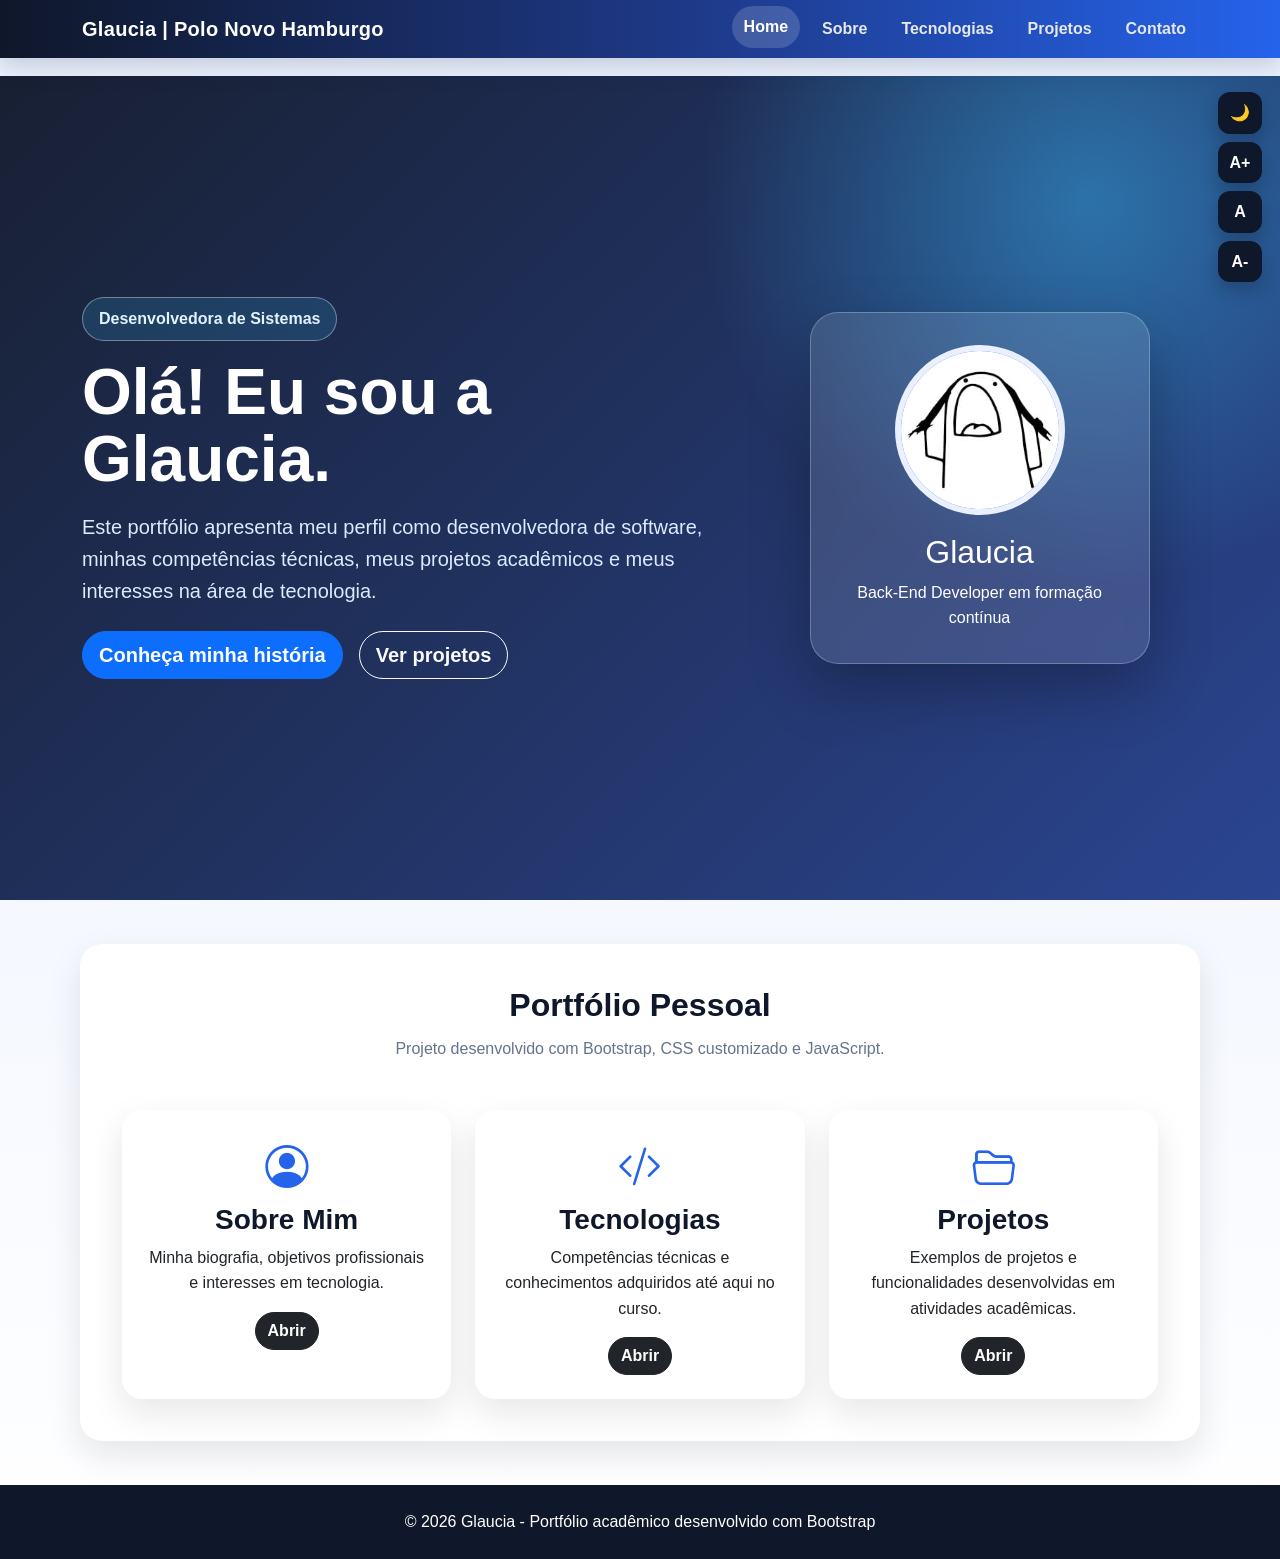
<file: index.html>
<!DOCTYPE html>
<html lang="pt-br">

<head>
  <meta charset="UTF-8">
  <meta name="viewport" content="width=device-width, initial-scale=1.0">
  <title>Portfólio - Glaucia</title>
  <link rel="icon" href="data:image/svg+xml,
  <svg xmlns='http://www.w3.org/2000/svg' viewBox='0 0 100 100'>
    <text x='50%' y='60%' font-size='70' text-anchor='middle'
        fill='%232563eb' font-family='Arial' font-weight='bold'>G</text>
  </svg>">
  <link href="https://cdn.jsdelivr.net/npm/bootstrap@5.3.3/dist/css/bootstrap.min.css" rel="stylesheet">
  <link href="https://cdn.jsdelivr.net/npm/bootstrap-icons@1.11.3/font/bootstrap-icons.css" rel="stylesheet">
  <link rel="stylesheet" href="css/style.css">
</head>

<body>

  <nav class="navbar navbar-expand-lg navbar-dark menu-principal fixed-top">
    <div class="container">
      <a class="navbar-brand" href="index.html">Glaucia | Polo Novo Hamburgo</a>
      <button class="navbar-toggler" type="button" data-bs-toggle="collapse" data-bs-target="#menuPrincipal"
        aria-controls="menuPrincipal" aria-expanded="false" aria-label="Abrir menu">
        <span class="navbar-toggler-icon"></span>
      </button>
      <div class="collapse navbar-collapse" id="menuPrincipal">
        <ul class="navbar-nav ms-auto">
          <li class="nav-item"><a class="nav-link active" href="index.html">Home</a></li>
          <li class="nav-item"><a class="nav-link" href="pages/about.html">Sobre</a></li>
          <li class="nav-item"><a class="nav-link" href="pages/curriculum.html">Tecnologias</a></li>
          <li class="nav-item"><a class="nav-link" href="pages/projetos.html">Projetos</a></li>
          <li class="nav-item"><a class="nav-link" href="pages/contact.html">Contato</a></li>
        </ul>
      </div>
    </div>
  </nav>

  <div class="toolbar" aria-label="Ferramentas de acessibilidade">
    <button onclick="toggleDarkMode()" title="Modo noturno" aria-label="Alternar modo noturno">🌙</button>
    <button onclick="aumentarFonte()" title="Aumentar fonte" aria-label="Aumentar fonte">A+</button>
    <button onclick="resetarFonte()" title="Fonte normal" aria-label="Voltar ao tamanho normal da fonte">A</button>
    <button onclick="diminuirFonte()" title="Diminuir fonte" aria-label="Diminuir fonte">A-</button>
  </div>

  <header class="hero">
    <div class="container">
      <div class="row align-items-center g-5">
        <div class="col-lg-7">
          <span class="tagline">Desenvolvedora de Sistemas</span>
          <h1>Olá! Eu sou a Glaucia.</h1>
          <p class="lead">
            Este portfólio apresenta meu perfil como desenvolvedora de software, minhas competências técnicas,
            meus projetos acadêmicos e meus interesses na área de tecnologia.
          </p>
          <div class="d-flex flex-wrap gap-3 mt-4">
            <a href="pages/about.html" class="btn btn-primary btn-lg">Conheça minha história</a>
            <a href="pages/projetos.html" class="btn btn-outline-light btn-lg">Ver projetos</a>
          </div>
        </div>

        <div class="col-lg-5 text-center">
          <div class="avatar-card">
            <!-- <div class="avatar-circle">G</div> -->
            <div class="avatar-circle">
              <img src="assets/perfil.jpg" alt="Foto de perfil">
            </div>
            <h2>Glaucia</h2>
            <p class="mb-0">Back-End Developer em formação contínua</p>
          </div>
        </div>
      </div>
    </div>
  </header>

  <main class="container pagina">
    <section class="text-center mb-5">
      <h2 class="titulo-secao">Portfólio Pessoal</h2>
      <p class="subtitulo">
        Projeto desenvolvido com Bootstrap, CSS customizado e JavaScript.
      </p>
    </section>

    <section class="row g-4">
      <div class="col-md-4">
        <div class="card card-premium h-100">
          <div class="card-body text-center p-4">
            <i class="bi bi-person-circle icon-big"></i>
            <h3 class="card-title">Sobre Mim</h3>
            <p>Minha biografia, objetivos profissionais e interesses em tecnologia.</p>
            <a href="pages/about.html" class="btn btn-dark">Abrir</a>
          </div>
        </div>
      </div>

      <div class="col-md-4">
        <div class="card card-premium h-100">
          <div class="card-body text-center p-4">
            <i class="bi bi-code-slash icon-big"></i>
            <h3 class="card-title">Tecnologias</h3>
            <p>Competências técnicas e conhecimentos adquiridos até aqui no curso.</p>
            <a href="pages/curriculum.html" class="btn btn-dark">Abrir</a>
          </div>
        </div>
      </div>

      <div class="col-md-4">
        <div class="card card-premium h-100">
          <div class="card-body text-center p-4">
            <i class="bi bi-folder2-open icon-big"></i>
            <h3 class="card-title">Projetos</h3>
            <p>Exemplos de projetos e funcionalidades desenvolvidas em atividades acadêmicas.</p>
            <a href="pages/projetos.html" class="btn btn-dark">Abrir</a>
          </div>
        </div>
      </div>
    </section>
  </main>

  <footer class="footer">
    <p>© 2026 Glaucia - Portfólio acadêmico desenvolvido com Bootstrap</p>
  </footer>
  <script src="https://cdn.jsdelivr.net/npm/bootstrap@5.3.3/dist/js/bootstrap.bundle.min.js"></script>
  <script src="js/script.js"></script>
</body>

</html>
</file>
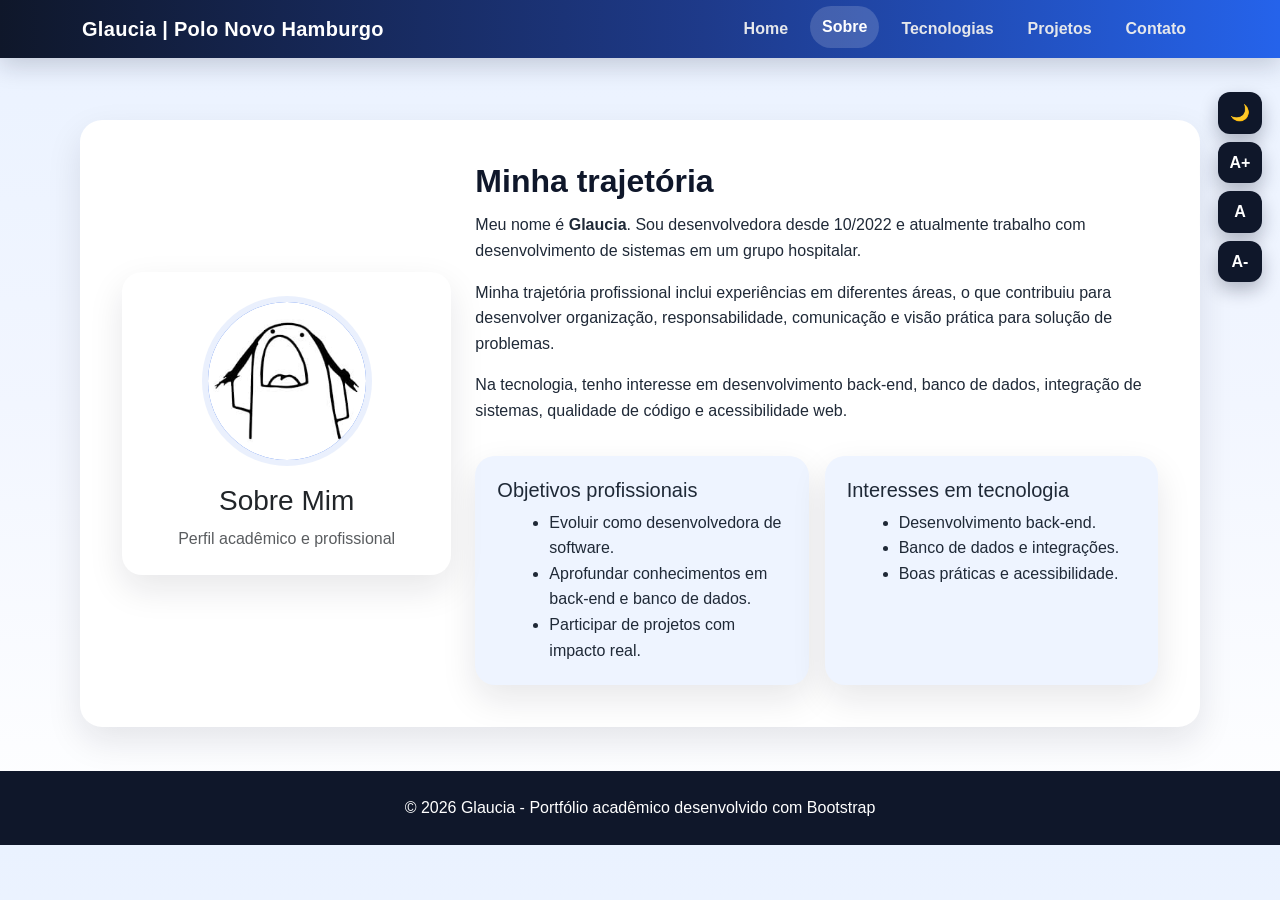
<file: pages/about.html>
<!DOCTYPE html>
<html lang="pt-br">

<head>
  <meta charset="UTF-8">
  <meta name="viewport" content="width=device-width, initial-scale=1.0">
  <title>Sobre - Glaucia</title>
  <link rel="icon" href="data:image/svg+xml,
  <svg xmlns='http://www.w3.org/2000/svg' viewBox='0 0 100 100'>
    <text x='50%' y='60%' font-size='70' text-anchor='middle'
        fill='%232563eb' font-family='Arial' font-weight='bold'>G</text>
  </svg>">
  <link href="https://cdn.jsdelivr.net/npm/bootstrap@5.3.3/dist/css/bootstrap.min.css" rel="stylesheet">
  <link href="https://cdn.jsdelivr.net/npm/bootstrap-icons@1.11.3/font/bootstrap-icons.css" rel="stylesheet">
  <link rel="stylesheet" href="../css/style.css">
</head>

<body>

  <nav class="navbar navbar-expand-lg navbar-dark menu-principal fixed-top">
    <div class="container">
      <a class="navbar-brand" href="../index.html">Glaucia | Polo Novo Hamburgo</a>
      <button class="navbar-toggler" type="button" data-bs-toggle="collapse" data-bs-target="#menuPrincipal"
        aria-controls="menuPrincipal" aria-expanded="false" aria-label="Abrir menu">
        <span class="navbar-toggler-icon"></span>
      </button>
      <div class="collapse navbar-collapse" id="menuPrincipal">
        <ul class="navbar-nav ms-auto">
          <li class="nav-item"><a class="nav-link" href="../index.html">Home</a></li>
          <li class="nav-item"><a class="nav-link active" href="about.html">Sobre</a></li>
          <li class="nav-item"><a class="nav-link" href="curriculum.html">Tecnologias</a></li>
          <li class="nav-item"><a class="nav-link" href="projetos.html">Projetos</a></li>
          <li class="nav-item"><a class="nav-link" href="contact.html">Contato</a></li>
        </ul>
      </div>
    </div>
  </nav>

  <div class="toolbar" aria-label="Ferramentas de acessibilidade">
    <button onclick="toggleDarkMode()" title="Modo noturno" aria-label="Alternar modo noturno">🌙</button>
    <button onclick="aumentarFonte()" title="Aumentar fonte" aria-label="Aumentar fonte">A+</button>
    <button onclick="resetarFonte()" title="Fonte normal" aria-label="Voltar ao tamanho normal da fonte">A</button>
    <button onclick="diminuirFonte()" title="Diminuir fonte" aria-label="Diminuir fonte">A-</button>
  </div>

  <main class="container pagina">
    <section class="row align-items-center g-4">
      <div class="col-md-4 text-center">
        <div class="card card-premium">
          <div class="card-body p-4">
            <!-- <div class="avatar-circle">G</div> -->
            <div class="avatar-circle">
              <img src="../assets/perfil.jpg" alt="Foto de perfil">
            </div>
            <h1 class="h3">Sobre Mim</h1>
            <p class="text-muted mb-0">Perfil acadêmico e profissional</p>
          </div>
        </div>
      </div>

      <div class="col-md-8">
        <h2 class="titulo-secao text-start">Minha trajetória</h2>
        <p>
          Meu nome é <strong>Glaucia</strong>. Sou desenvolvedora desde 10/2022 e atualmente trabalho com
          desenvolvimento de sistemas em um grupo hospitalar.
        </p>
        <p>
          Minha trajetória profissional inclui experiências em diferentes áreas, o que contribuiu para desenvolver
          organização, responsabilidade, comunicação e visão prática para solução de problemas.
        </p>
        <p>
          Na tecnologia, tenho interesse em desenvolvimento back-end, banco de dados, integração de sistemas,
          qualidade de código e acessibilidade web.
        </p>

        <div class="row g-3 mt-3">
          <div class="col-md-6">
            <div class="info-box h-100">
              <h3 class="h5">Objetivos profissionais</h3>
              <ul>
                <li>Evoluir como desenvolvedora de software.</li>
                <li>Aprofundar conhecimentos em back-end e banco de dados.</li>
                <li>Participar de projetos com impacto real.</li>
              </ul>
            </div>
          </div>
          <div class="col-md-6">
            <div class="info-box h-100">
              <h3 class="h5">Interesses em tecnologia</h3>
              <ul>
                <li>Desenvolvimento back-end.</li>
                <li>Banco de dados e integrações.</li>
                <li>Boas práticas e acessibilidade.</li>
              </ul>
            </div>
          </div>
        </div>
      </div>
    </section>
  </main>

  <footer class="footer">
    <p>© 2026 Glaucia - Portfólio acadêmico desenvolvido com Bootstrap</p>
  </footer>
  <script src="https://cdn.jsdelivr.net/npm/bootstrap@5.3.3/dist/js/bootstrap.bundle.min.js"></script>
  <script src="../js/script.js"></script>
</body>

</html>
</file>
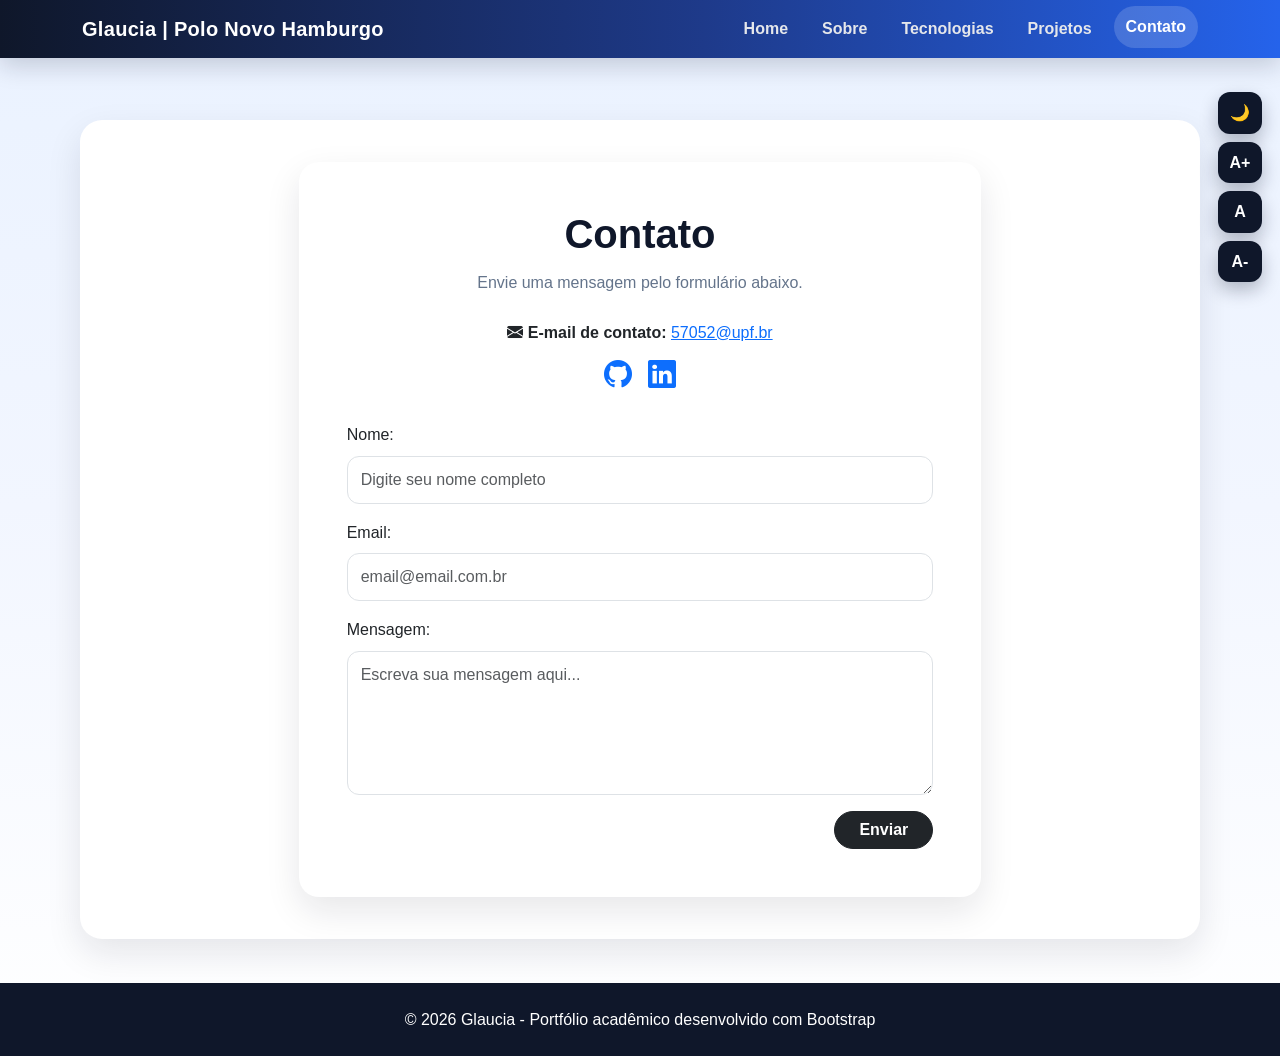
<file: pages/contact.html>
<!DOCTYPE html>
<html lang="pt-br">

<head>
  <meta charset="UTF-8">
  <meta name="viewport" content="width=device-width, initial-scale=1.0">
  <title>Contato - Glaucia</title>
  <link rel="icon" href="data:image/svg+xml,
  <svg xmlns='http://www.w3.org/2000/svg' viewBox='0 0 100 100'>
    <text x='50%' y='60%' font-size='70' text-anchor='middle'
        fill='%232563eb' font-family='Arial' font-weight='bold'>G</text>
  </svg>">
  <link href="https://cdn.jsdelivr.net/npm/bootstrap@5.3.3/dist/css/bootstrap.min.css" rel="stylesheet">
  <link href="https://cdn.jsdelivr.net/npm/bootstrap-icons@1.11.3/font/bootstrap-icons.css" rel="stylesheet">
  <link rel="stylesheet" href="../css/style.css">
</head>

<body>
  <nav class="navbar navbar-expand-lg navbar-dark menu-principal fixed-top">
    <div class="container">
      <a class="navbar-brand" href="../index.html">Glaucia | Polo Novo Hamburgo</a>
      <button class="navbar-toggler" type="button" data-bs-toggle="collapse" data-bs-target="#menuPrincipal"
        aria-controls="menuPrincipal" aria-expanded="false" aria-label="Abrir menu">
        <span class="navbar-toggler-icon"></span>
      </button>
      <div class="collapse navbar-collapse" id="menuPrincipal">
        <ul class="navbar-nav ms-auto">
          <li class="nav-item"><a class="nav-link" href="../index.html">Home</a></li>
          <li class="nav-item"><a class="nav-link" href="about.html">Sobre</a></li>
          <li class="nav-item"><a class="nav-link" href="curriculum.html">Tecnologias</a></li>
          <li class="nav-item"><a class="nav-link" href="projetos.html">Projetos</a></li>
          <li class="nav-item"><a class="nav-link active" href="contact.html">Contato</a></li>
        </ul>
      </div>
    </div>
  </nav>

  <div class="toolbar" aria-label="Ferramentas de acessibilidade">
    <button onclick="toggleDarkMode()" title="Modo noturno" aria-label="Alternar modo noturno">🌙</button>
    <button onclick="aumentarFonte()" title="Aumentar fonte" aria-label="Aumentar fonte">A+</button>
    <button onclick="resetarFonte()" title="Fonte normal" aria-label="Voltar ao tamanho normal da fonte">A</button>
    <button onclick="diminuirFonte()" title="Diminuir fonte" aria-label="Diminuir fonte">A-</button>
  </div>

  <main class="container pagina">
    <section class="row justify-content-center">
      <div class="col-lg-8">
        <div class="card form-card">
          <div class="card-body p-4 p-md-5">
            <h1 class="titulo-secao text-center">Contato</h1>
            <p class="subtitulo text-center mb-4">Envie uma mensagem pelo formulário abaixo.</p>

            <div class="text-center mb-4">
              <p class="mb-2">
                <i class="bi bi-envelope-fill"></i>
                <strong>E-mail de contato:</strong>
                <a href="mailto:glaucia@email.com">57052@upf.br</a>
              </p>

              <div class="d-flex justify-content-center gap-3">
                <a href="https://github.com/glauciacarine" target="_blank" aria-label="GitHub"
                  class="text-decoration-none">
                  <i class="bi bi-github fs-3"></i>
                </a>
                <a href="https://www.linkedin.com/in/glaucia-carine-tasso/" target="_blank" aria-label="LinkedIn"
                  class="text-decoration-none">
                  <i class="bi bi-linkedin fs-3"></i>
                </a>
              </div>
            </div>

            <form id="formContato">
              <div class="mb-3">
                <label for="nome" class="form-label">Nome:</label>
                <input type="text" class="form-control" id="nome" placeholder="Digite seu nome completo" required>
              </div>

              <div class="mb-3">
                <label for="email" class="form-label">Email:</label>
                <input type="email" class="form-control" id="email" placeholder="email@email.com.br" required>
              </div>

              <div class="mb-3">
                <label for="mensagem" class="form-label">Mensagem:</label>
                <textarea id="mensagem" class="form-control" placeholder="Escreva sua mensagem aqui..." rows="5"
                  required></textarea>
              </div>

              <div class="d-grid d-md-flex justify-content-md-end">
                <button type="submit" class="btn btn-dark px-4">Enviar</button>
              </div>
            </form>

            <div id="mensagemSucesso" class="alert alert-success mt-3 d-none" role="alert">
              ✅ Formulário enviado com sucesso!
            </div>
          </div>
        </div>
      </div>
    </section>
  </main>

  <footer class="footer">
    <p>© 2026 Glaucia - Portfólio acadêmico desenvolvido com Bootstrap</p>
  </footer>

  <script src="https://cdn.jsdelivr.net/npm/bootstrap@5.3.3/dist/js/bootstrap.bundle.min.js"></script>
  <script src="../js/script.js"></script>
</body>

</html>
</file>
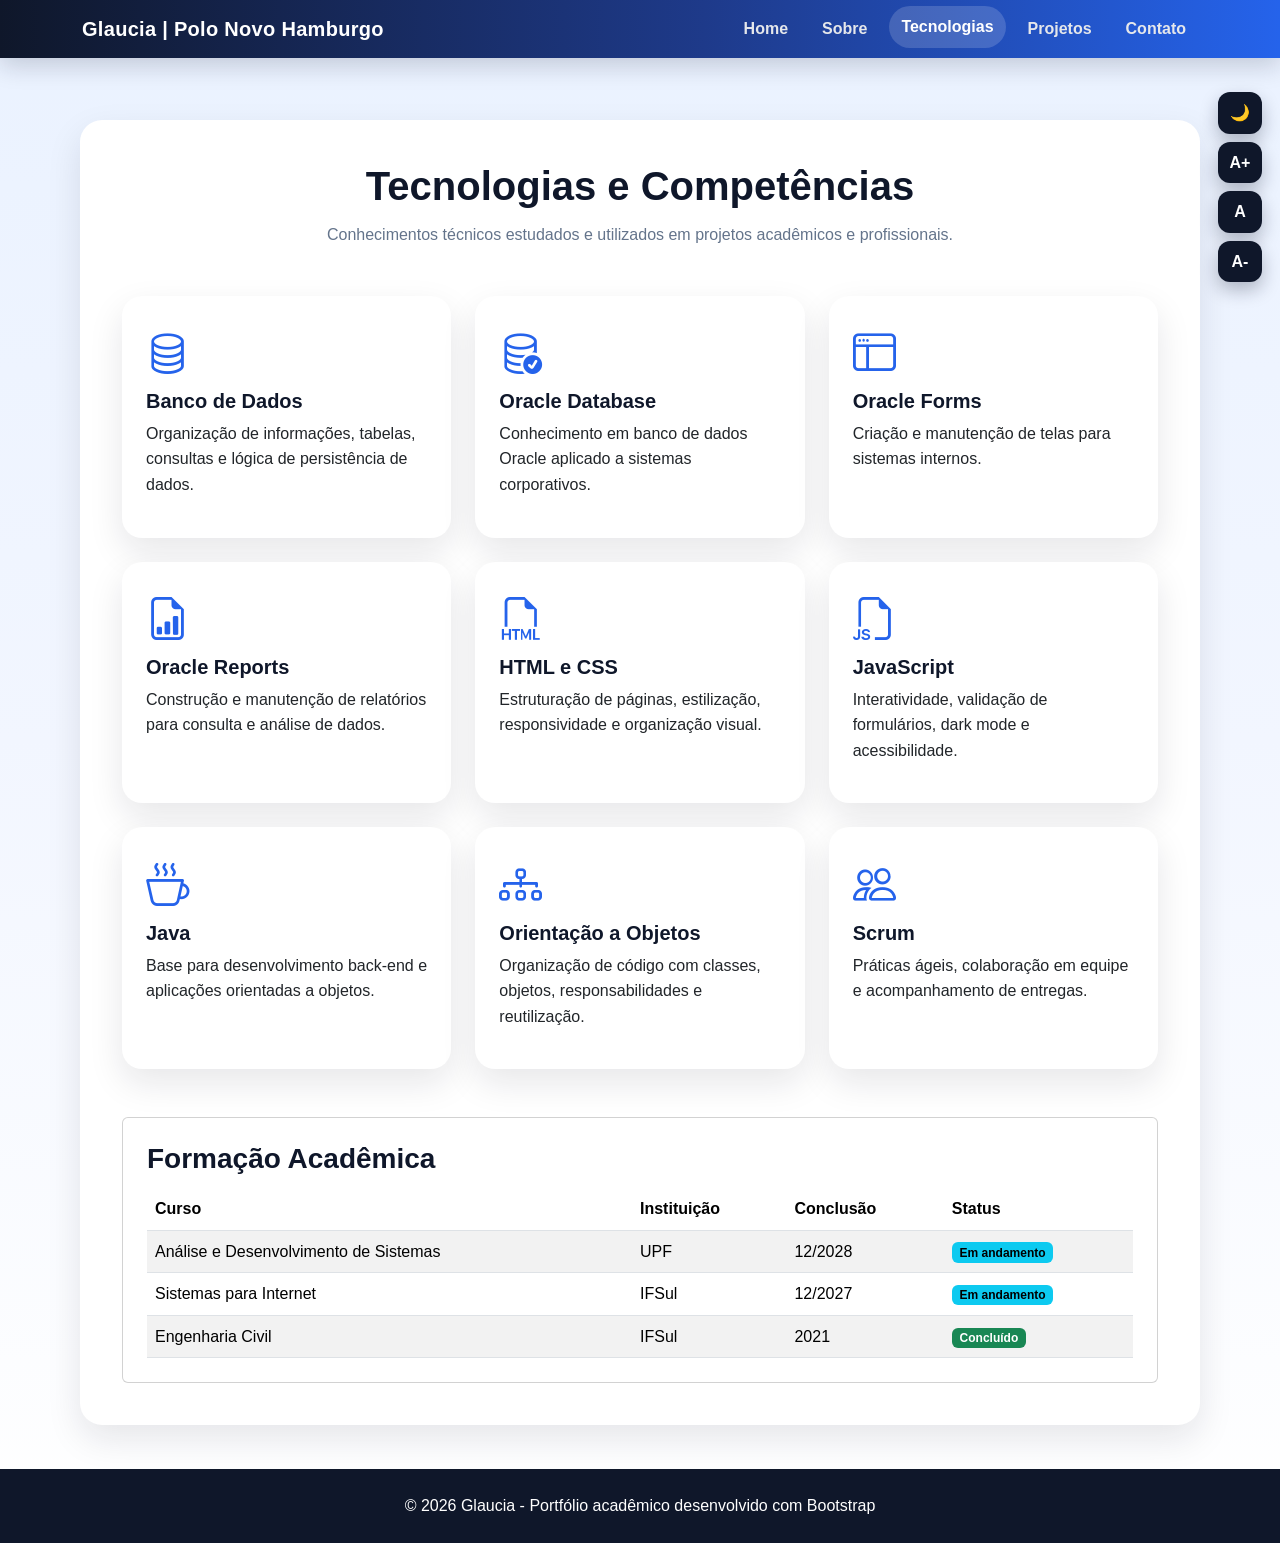
<file: pages/curriculum.html>
<!DOCTYPE html>
<html lang="pt-br">

<head>
  <meta charset="UTF-8">
  <meta name="viewport" content="width=device-width, initial-scale=1.0">
  <title>Tecnologias - Glaucia</title>
  <link rel="icon" href="data:image/svg+xml,
  <svg xmlns='http://www.w3.org/2000/svg' viewBox='0 0 100 100'>
    <text x='50%' y='60%' font-size='70' text-anchor='middle'
        fill='%232563eb' font-family='Arial' font-weight='bold'>G</text>
  </svg>">
  <link href="https://cdn.jsdelivr.net/npm/bootstrap@5.3.3/dist/css/bootstrap.min.css" rel="stylesheet">
  <link href="https://cdn.jsdelivr.net/npm/bootstrap-icons@1.11.3/font/bootstrap-icons.css" rel="stylesheet">
  <link rel="stylesheet" href="../css/style.css">
</head>

<body>

  <nav class="navbar navbar-expand-lg navbar-dark menu-principal fixed-top">
    <div class="container">
      <a class="navbar-brand" href="../index.html">Glaucia | Polo Novo Hamburgo</a>
      <button class="navbar-toggler" type="button" data-bs-toggle="collapse" data-bs-target="#menuPrincipal"
        aria-controls="menuPrincipal" aria-expanded="false" aria-label="Abrir menu">
        <span class="navbar-toggler-icon"></span>
      </button>
      <div class="collapse navbar-collapse" id="menuPrincipal">
        <ul class="navbar-nav ms-auto">
          <li class="nav-item"><a class="nav-link" href="../index.html">Home</a></li>
          <li class="nav-item"><a class="nav-link" href="about.html">Sobre</a></li>
          <li class="nav-item"><a class="nav-link active" href="curriculum.html">Tecnologias</a></li>
          <li class="nav-item"><a class="nav-link" href="projetos.html">Projetos</a></li>
          <li class="nav-item"><a class="nav-link" href="contact.html">Contato</a></li>
        </ul>
      </div>
    </div>
  </nav>

  <div class="toolbar" aria-label="Ferramentas de acessibilidade">
    <button onclick="toggleDarkMode()" title="Modo noturno" aria-label="Alternar modo noturno">🌙</button>
    <button onclick="aumentarFonte()" title="Aumentar fonte" aria-label="Aumentar fonte">A+</button>
    <button onclick="resetarFonte()" title="Fonte normal" aria-label="Voltar ao tamanho normal da fonte">A</button>
    <button onclick="diminuirFonte()" title="Diminuir fonte" aria-label="Diminuir fonte">A-</button>
  </div>

  <main class="container pagina">
    <section class="text-center mb-5">
      <h1 class="titulo-secao">Tecnologias e Competências</h1>
      <p class="subtitulo">Conhecimentos técnicos estudados e utilizados em projetos acadêmicos e profissionais.</p>
    </section>

    <section class="row g-4 mb-5">

      <div class="col-md-6 col-lg-4">
        <div class="card skill-card h-100">
          <div class="card-body p-4">
            <i class="bi bi-database icon-big"></i>
            <h3 class="card-title h5">Banco de Dados</h3>
            <p>Organização de informações, tabelas, consultas e lógica de persistência de dados.</p>
          </div>
        </div>
      </div>

      <div class="col-md-6 col-lg-4">
        <div class="card skill-card h-100">
          <div class="card-body p-4">
            <i class="bi bi-database-check icon-big"></i>
            <h3 class="card-title h5">Oracle Database</h3>
            <p>Conhecimento em banco de dados Oracle aplicado a sistemas corporativos.</p>
          </div>
        </div>
      </div>

      <div class="col-md-6 col-lg-4">
        <div class="card skill-card h-100">
          <div class="card-body p-4">
            <i class="bi bi-window-sidebar icon-big"></i>
            <h3 class="card-title h5">Oracle Forms</h3>
            <p>Criação e manutenção de telas para sistemas internos.</p>
          </div>
        </div>
      </div>

      <div class="col-md-6 col-lg-4">
        <div class="card skill-card h-100">
          <div class="card-body p-4">
            <i class="bi bi-file-earmark-bar-graph icon-big"></i>
            <h3 class="card-title h5">Oracle Reports</h3>
            <p>Construção e manutenção de relatórios para consulta e análise de dados.</p>
          </div>
        </div>
      </div>

      <div class="col-md-6 col-lg-4">
        <div class="card skill-card h-100">
          <div class="card-body p-4">
            <i class="bi bi-filetype-html icon-big"></i>
            <h3 class="card-title h5">HTML e CSS</h3>
            <p>Estruturação de páginas, estilização, responsividade e organização visual.</p>
          </div>
        </div>
      </div>

      <div class="col-md-6 col-lg-4">
        <div class="card skill-card h-100">
          <div class="card-body p-4">
            <i class="bi bi-filetype-js icon-big"></i>
            <h3 class="card-title h5">JavaScript</h3>
            <p>Interatividade, validação de formulários, dark mode e acessibilidade.</p>
          </div>
        </div>
      </div>

      <div class="col-md-6 col-lg-4">
        <div class="card skill-card h-100">
          <div class="card-body p-4">
            <i class="bi bi-cup-hot icon-big"></i>
            <h3 class="card-title h5">Java</h3>
            <p>Base para desenvolvimento back-end e aplicações orientadas a objetos.</p>
          </div>
        </div>
      </div>

      <div class="col-md-6 col-lg-4">
        <div class="card skill-card h-100">
          <div class="card-body p-4">
            <i class="bi bi-diagram-3 icon-big"></i>
            <h3 class="card-title h5">Orientação a Objetos</h3>
            <p>Organização de código com classes, objetos, responsabilidades e reutilização.</p>
          </div>
        </div>
      </div>

      <div class="col-md-6 col-lg-4">
        <div class="card skill-card h-100">
          <div class="card-body p-4">
            <i class="bi bi-people icon-big"></i>
            <h3 class="card-title h5">Scrum</h3>
            <p>Práticas ágeis, colaboração em equipe e acompanhamento de entregas.</p>
          </div>
        </div>
      </div>
    </section>

    <section class="card table-card">
      <div class="card-body p-4">
        <h2 class="titulo-secao h3">Formação Acadêmica</h2>
        <div class="table-responsive">
          <table class="table table-striped align-middle mb-0">
            <thead>
              <tr>
                <th>Curso</th>
                <th>Instituição</th>
                <th>Conclusão</th>
                <th>Status</th>
              </tr>
            </thead>
            <tbody>
              <tr>
                <td>Análise e Desenvolvimento de Sistemas</td>
                <td>UPF</td>
                <td>12/2028</td>
                <td><span class="badge text-bg-info">Em andamento</span></td>
              </tr>
              <tr>
                <td>Sistemas para Internet</td>
                <td>IFSul</td>
                <td>12/2027</td>
                <td><span class="badge text-bg-info">Em andamento</span></td>
              </tr>
              <tr>
                <td>Engenharia Civil</td>
                <td>IFSul</td>
                <td>2021</td>
                <td><span class="badge text-bg-success">Concluído</span></td>
              </tr>
            </tbody>
          </table>
        </div>
      </div>
    </section>
  </main>

  <footer class="footer">
    <p>© 2026 Glaucia - Portfólio acadêmico desenvolvido com Bootstrap</p>
  </footer>
  <script src="https://cdn.jsdelivr.net/npm/bootstrap@5.3.3/dist/js/bootstrap.bundle.min.js"></script>
  <script src="../js/script.js"></script>
</body>

</html>
</file>
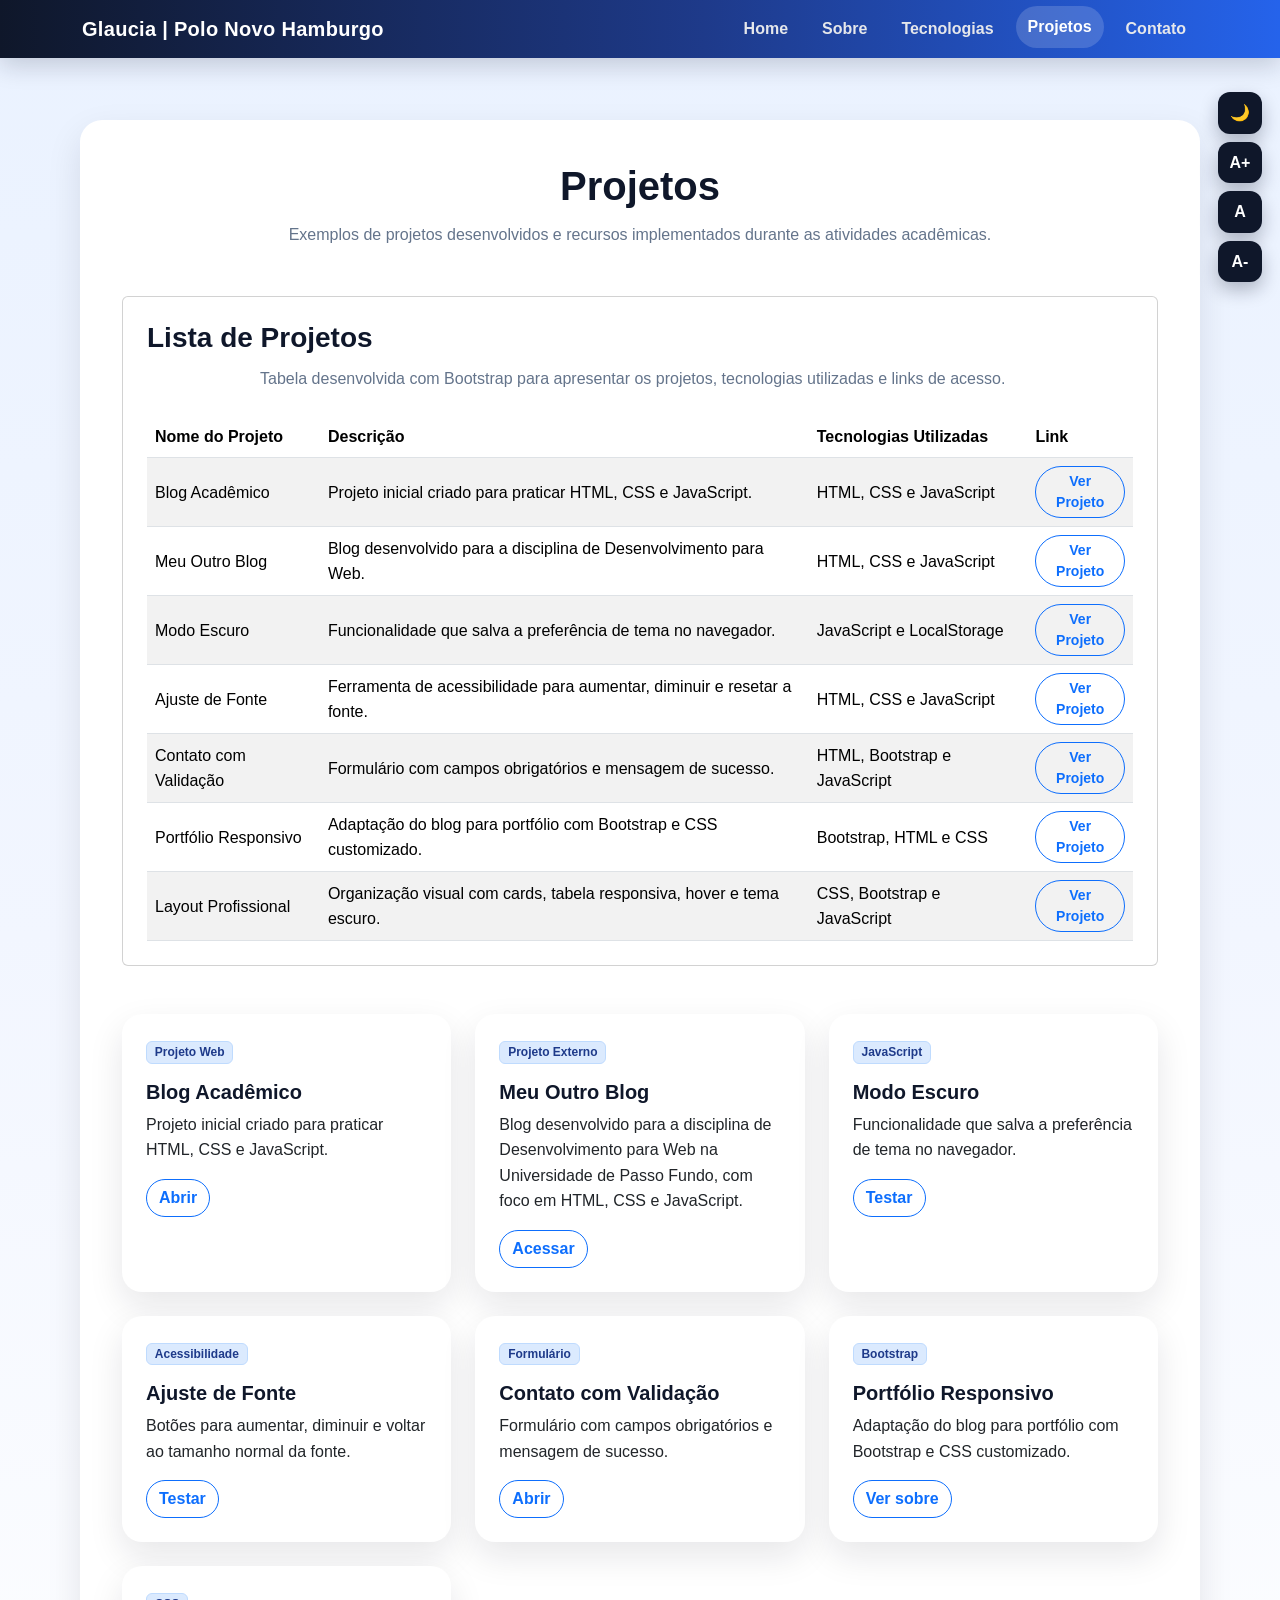
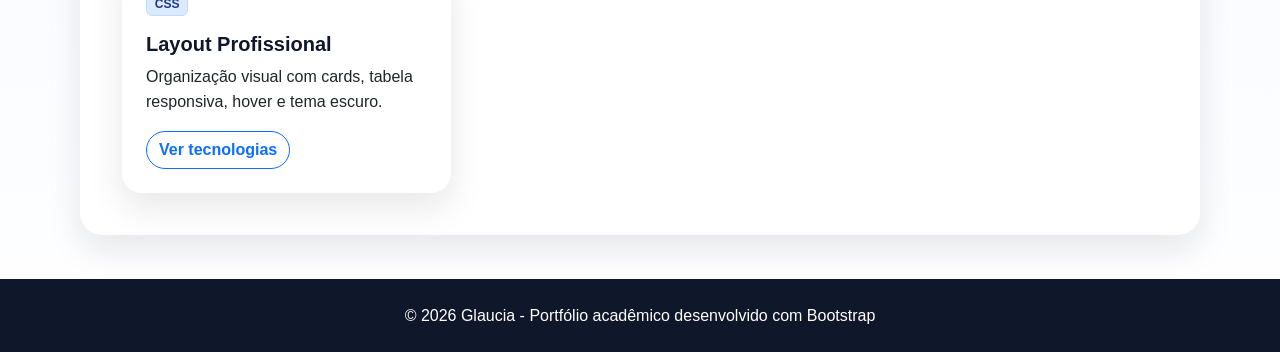
<file: pages/projetos.html>
<!DOCTYPE html>
<html lang="pt-br">

<head>
  <meta charset="UTF-8">
  <meta name="viewport" content="width=device-width, initial-scale=1.0">
  <title>Projetos - Glaucia</title>
  <link rel="icon" href="data:image/svg+xml,
  <svg xmlns='http://www.w3.org/2000/svg' viewBox='0 0 100 100'>
    <text x='50%' y='60%' font-size='70' text-anchor='middle'
        fill='%232563eb' font-family='Arial' font-weight='bold'>G</text>
  </svg>">
  <link href="https://cdn.jsdelivr.net/npm/bootstrap@5.3.3/dist/css/bootstrap.min.css" rel="stylesheet">
  <link href="https://cdn.jsdelivr.net/npm/bootstrap-icons@1.11.3/font/bootstrap-icons.css" rel="stylesheet">
  <link rel="stylesheet" href="../css/style.css">
</head>

<body>
  <nav class="navbar navbar-expand-lg navbar-dark menu-principal fixed-top">
    <div class="container">
      <a class="navbar-brand" href="../index.html">Glaucia | Polo Novo Hamburgo</a>
      <button class="navbar-toggler" type="button" data-bs-toggle="collapse" data-bs-target="#menuPrincipal"
        aria-controls="menuPrincipal" aria-expanded="false" aria-label="Abrir menu">
        <span class="navbar-toggler-icon"></span>
      </button>
      <div class="collapse navbar-collapse" id="menuPrincipal">
        <ul class="navbar-nav ms-auto">
          <li class="nav-item"><a class="nav-link" href="../index.html">Home</a></li>
          <li class="nav-item"><a class="nav-link" href="about.html">Sobre</a></li>
          <li class="nav-item"><a class="nav-link" href="curriculum.html">Tecnologias</a></li>
          <li class="nav-item"><a class="nav-link active" href="projetos.html">Projetos</a></li>
          <li class="nav-item"><a class="nav-link" href="contact.html">Contato</a></li>
        </ul>
      </div>
    </div>
  </nav>

  <div class="toolbar" aria-label="Ferramentas de acessibilidade">
    <button onclick="toggleDarkMode()" title="Modo noturno" aria-label="Alternar modo noturno">🌙</button>
    <button onclick="aumentarFonte()" title="Aumentar fonte" aria-label="Aumentar fonte">A+</button>
    <button onclick="resetarFonte()" title="Fonte normal" aria-label="Voltar ao tamanho normal da fonte">A</button>
    <button onclick="diminuirFonte()" title="Diminuir fonte" aria-label="Diminuir fonte">A-</button>
  </div>

  <main class="container pagina">
    <section class="text-center mb-5">
      <h1 class="titulo-secao">Projetos</h1>
      <p class="subtitulo">
        Exemplos de projetos desenvolvidos e recursos implementados durante as atividades acadêmicas.
      </p>
    </section>

    <section class="card table-card mb-5">
      <div class="card-body p-4">
        <h2 class="titulo-secao h3">Lista de Projetos</h2>
        <p class="subtitulo text-start mb-4">
          Tabela desenvolvida com Bootstrap para apresentar os projetos, tecnologias utilizadas e links de acesso.
        </p>

        <div class="table-responsive">
          <table class="table table-striped table-hover align-middle mb-0">
            <thead>
              <tr>
                <th>Nome do Projeto</th>
                <th>Descrição</th>
                <th>Tecnologias Utilizadas</th>
                <th>Link</th>
              </tr>
            </thead>
            <tbody>
              <tr>
                <td>Blog Acadêmico</td>
                <td>Projeto inicial criado para praticar HTML, CSS e JavaScript.</td>
                <td>HTML, CSS e JavaScript</td>
                <td>
                  <a href="../index.html" class="btn btn-sm btn-outline-primary">Ver Projeto</a>
                </td>
              </tr>
              <tr>
                <td>Meu Outro Blog</td>
                <td>Blog desenvolvido para a disciplina de Desenvolvimento para Web.</td>
                <td>HTML, CSS e JavaScript</td>
                <td>
                  <a href="https://glaucia57052.github.io/" target="_blank" class="btn btn-sm btn-outline-primary">
                    Ver Projeto
                  </a>
                </td>
              </tr>
              <tr>
                <td>Modo Escuro</td>
                <td>Funcionalidade que salva a preferência de tema no navegador.</td>
                <td>JavaScript e LocalStorage</td>
                <td>
                  <a href="#" class="btn btn-sm btn-outline-primary" onclick="toggleDarkMode(); return false;">
                    Ver Projeto
                  </a>
                </td>
              </tr>
              <tr>
                <td>Ajuste de Fonte</td>
                <td>Ferramenta de acessibilidade para aumentar, diminuir e resetar a fonte.</td>
                <td>HTML, CSS e JavaScript</td>
                <td>
                  <a href="#" class="btn btn-sm btn-outline-primary" onclick="aumentarFonte(); return false;">
                    Ver Projeto
                  </a>
                </td>
              </tr>
              <tr>
                <td>Contato com Validação</td>
                <td>Formulário com campos obrigatórios e mensagem de sucesso.</td>
                <td>HTML, Bootstrap e JavaScript</td>
                <td>
                  <a href="contact.html" class="btn btn-sm btn-outline-primary">Ver Projeto</a>
                </td>
              </tr>
              <tr>
                <td>Portfólio Responsivo</td>
                <td>Adaptação do blog para portfólio com Bootstrap e CSS customizado.</td>
                <td>Bootstrap, HTML e CSS</td>
                <td>
                  <a href="about.html" class="btn btn-sm btn-outline-primary">Ver Projeto</a>
                </td>
              </tr>
              <tr>
                <td>Layout Profissional</td>
                <td>Organização visual com cards, tabela responsiva, hover e tema escuro.</td>
                <td>CSS, Bootstrap e JavaScript</td>
                <td>
                  <a href="curriculum.html" class="btn btn-sm btn-outline-primary">Ver Projeto</a>
                </td>
              </tr>
            </tbody>
          </table>
        </div>
      </div>
    </section>

    <section class="row g-4">
      <div class="col-md-6 col-lg-4">
        <div class="card project-card h-100">
          <div class="card-body p-4">
            <span class="badge badge-tech mb-3">Projeto Web</span>
            <h3 class="card-title h5">Blog Acadêmico</h3>
            <p>Projeto inicial criado para praticar HTML, CSS e JavaScript.</p>
            <a href="../index.html" class="btn btn-outline-primary">Abrir</a>
          </div>
        </div>
      </div>

      <div class="col-md-6 col-lg-4">
        <div class="card project-card h-100">
          <div class="card-body p-4">
            <span class="badge badge-tech mb-3">Projeto Externo</span>
            <h3 class="card-title h5">Meu Outro Blog</h3>
            <p>
              Blog desenvolvido para a disciplina de Desenvolvimento para Web na Universidade de Passo Fundo, com foco
              em HTML, CSS e JavaScript.
            </p>
            <a href="https://glaucia57052.github.io/" target="_blank" class="btn btn-outline-primary">
              Acessar
            </a>
          </div>
        </div>
      </div>

      <div class="col-md-6 col-lg-4">
        <div class="card project-card h-100">
          <div class="card-body p-4">
            <span class="badge badge-tech mb-3">JavaScript</span>
            <h3 class="card-title h5">Modo Escuro</h3>
            <p>Funcionalidade que salva a preferência de tema no navegador.</p>
            <a href="#" class="btn btn-outline-primary" onclick="toggleDarkMode(); return false;">Testar</a>
          </div>
        </div>
      </div>

      <div class="col-md-6 col-lg-4">
        <div class="card project-card h-100">
          <div class="card-body p-4">
            <span class="badge badge-tech mb-3">Acessibilidade</span>
            <h3 class="card-title h5">Ajuste de Fonte</h3>
            <p>Botões para aumentar, diminuir e voltar ao tamanho normal da fonte.</p>
            <a href="#" class="btn btn-outline-primary" onclick="aumentarFonte(); return false;">Testar</a>
          </div>
        </div>
      </div>

      <div class="col-md-6 col-lg-4">
        <div class="card project-card h-100">
          <div class="card-body p-4">
            <span class="badge badge-tech mb-3">Formulário</span>
            <h3 class="card-title h5">Contato com Validação</h3>
            <p>Formulário com campos obrigatórios e mensagem de sucesso.</p>
            <a href="contact.html" class="btn btn-outline-primary">Abrir</a>
          </div>
        </div>
      </div>

      <div class="col-md-6 col-lg-4">
        <div class="card project-card h-100">
          <div class="card-body p-4">
            <span class="badge badge-tech mb-3">Bootstrap</span>
            <h3 class="card-title h5">Portfólio Responsivo</h3>
            <p>Adaptação do blog para portfólio com Bootstrap e CSS customizado.</p>
            <a href="about.html" class="btn btn-outline-primary">Ver sobre</a>
          </div>
        </div>
      </div>

      <div class="col-md-6 col-lg-4">
        <div class="card project-card h-100">
          <div class="card-body p-4">
            <span class="badge badge-tech mb-3">CSS</span>
            <h3 class="card-title h5">Layout Profissional</h3>
            <p>Organização visual com cards, tabela responsiva, hover e tema escuro.</p>
            <a href="curriculum.html" class="btn btn-outline-primary">Ver tecnologias</a>
          </div>
        </div>
      </div>
    </section>
  </main>

  <footer class="footer">
    <p>© 2026 Glaucia - Portfólio acadêmico desenvolvido com Bootstrap</p>
  </footer>

  <script src="https://cdn.jsdelivr.net/npm/bootstrap@5.3.3/dist/js/bootstrap.bundle.min.js"></script>
  <script src="../js/script.js"></script>
</body>

</html>
</file>
<file: css/style.css>
* {
  margin: 0;
  padding: 0;
  box-sizing: border-box;
}

:root {
  --cor-primaria: #2563eb;
  --cor-secundaria: #0f172a;
  --cor-destaque: #38bdf8;
  --cor-fundo: #f2f6ff;
  --cor-card: #ffffff;
  --cor-texto: #1f2937;
  --cor-texto-suave: #64748b;
  --sombra: 0 14px 35px rgba(15, 23, 42, 0.10);
  --sombra-hover: 0 20px 45px rgba(15, 23, 42, 0.18);
}

html {
  scroll-behavior: smooth;
}

body {
  font-family: 'Segoe UI', Arial, sans-serif;
  background: linear-gradient(180deg, #eaf2ff 0%, var(--cor-fundo) 48%, #ffffff 100%);
  color: var(--cor-texto);
  font-size: 16px;
  line-height: 1.6;
  padding-top: 76px;
  transition: background 0.3s, color 0.3s, font-size 0.2s;
}

/* ================= NAVBAR ================= */
.menu-principal {
  background: linear-gradient(90deg, #0f172a 0%, #1e3a8a 55%, #2563eb 100%);
  box-shadow: 0 8px 24px rgba(15, 23, 42, 0.18);
}

.navbar-brand {
  color: #ffffff !important;
  font-weight: 800;
  letter-spacing: 0.3px;
}

.nav-link {
  color: #e5e7eb !important;
  font-weight: 600;
  margin-left: 10px;
  padding: 8px 12px !important;
  border-radius: 999px;
  transition: 0.25s;
}

.nav-link:hover,
.nav-link.active {
  color: #ffffff !important;
  background: rgba(255, 255, 255, 0.16);
  transform: translateY(-2px);
}

/* ================= ACESSIBILIDADE ================= */
.toolbar {
  position: fixed;
  top: 92px;
  right: 18px;
  z-index: 2000;
  display: flex;
  flex-direction: column;
  gap: 8px;
}

.toolbar button {
  border: none;
  background: var(--cor-secundaria);
  color: #ffffff;
  font-weight: 800;
  min-width: 44px;
  min-height: 40px;
  padding: 8px 10px;
  border-radius: 12px;
  cursor: pointer;
  box-shadow: 0 8px 18px rgba(15, 23, 42, 0.28);
  transition: 0.2s;
}

.toolbar button:hover {
  background: var(--cor-primaria);
  transform: scale(1.08);
}

/* ================= HERO ================= */
.hero {
  min-height: calc(100vh - 76px);
  display: flex;
  align-items: center;
  color: #ffffff;
  background:
    radial-gradient(circle at 85% 15%, rgba(56, 189, 248, 0.45), transparent 30%),
    linear-gradient(135deg, rgba(15, 23, 42, 0.96), rgba(30, 58, 138, 0.94));
  padding: 70px 0;
}

.tagline {
  display: inline-block;
  background: rgba(56, 189, 248, 0.16);
  border: 1px solid rgba(224, 242, 254, 0.40);
  color: #e0f2fe;
  padding: 8px 16px;
  border-radius: 999px;
  font-weight: 800;
  margin-bottom: 18px;
}

.hero h1 {
  font-size: clamp(2.4rem, 5vw, 4.2rem);
  font-weight: 900;
  line-height: 1.05;
  margin-bottom: 18px;
}

.hero .lead {
  color: #dbeafe;
  max-width: 720px;
}

.avatar-card {
  max-width: 340px;
  margin: 0 auto;
  padding: 32px;
  border-radius: 28px;
  background: rgba(255, 255, 255, 0.12);
  border: 1px solid rgba(255, 255, 255, 0.25);
  backdrop-filter: blur(10px);
  box-shadow: 0 25px 60px rgba(0, 0, 0, 0.28);
}

.avatar-circle {
  width: 170px;
  height: 170px;
  margin: 0 auto 18px;
  border-radius: 50%;
  display: flex;
  align-items: center;
  justify-content: center;
  background: linear-gradient(135deg, #38bdf8, #2563eb);
  color: #ffffff;
  font-size: 4rem;
  font-weight: 900;
  border: 6px solid rgba(255,255,255,0.9);
}

/* ================= PÁGINAS ================= */
.pagina {
  max-width: 1120px;
  width: 92%;
  margin: 44px auto;
  background: var(--cor-card);
  border-radius: 22px;
  padding: 42px;
  box-shadow: var(--sombra);
}

.titulo-secao {
  color: var(--cor-secundaria);
  font-weight: 900;
  margin-bottom: 12px;
}

.subtitulo {
  color: var(--cor-texto-suave);
  max-width: 760px;
  margin: 0 auto;
}

.card-premium,
.skill-card,
.project-card,
.form-card,
.info-box {
  border: none;
  border-radius: 20px;
  background: #ffffff;
  box-shadow: var(--sombra);
  transition: transform 0.25s, box-shadow 0.25s;
}

.card-premium:hover,
.skill-card:hover,
.project-card:hover {
  transform: translateY(-7px);
  box-shadow: var(--sombra-hover);
}

.icon-big {
  font-size: 2.7rem;
  color: var(--cor-primaria);
  margin-bottom: 12px;
}

.card-title {
  font-weight: 800;
  color: var(--cor-secundaria);
}

.info-box {
  background: #eef4ff;
  padding: 22px;
}

.info-box ul {
  margin-left: 20px;
  margin-bottom: 0;
}

.badge-tech {
  background: #dbeafe;
  color: #1e3a8a;
  border: 1px solid #bfdbfe;
}

.table-card {
  overflow: hidden;
}

.form-control {
  border-radius: 12px;
  padding: 11px 13px;
}

.btn {
  border-radius: 999px;
  font-weight: 700;
}

.footer {
  text-align: center;
  padding: 24px;
  margin-top: 40px;
  background: var(--cor-secundaria);
  color: #ffffff;
}

.footer p {
  margin: 0;
}

/* ================= DARK MODE ================= */
body.dark {
  background: #020617;
  color: #e5e7eb;
}

body.dark .pagina,
body.dark .card-premium,
body.dark .skill-card,
body.dark .project-card,
body.dark .form-card,
body.dark .table-card {
  background: #0f172a;
  color: #e5e7eb;
}

body.dark .titulo-secao,
body.dark .card-title,
body.dark h1,
body.dark h2,
body.dark h3,
body.dark h4 {
  color: #f8fafc;
}

body.dark .subtitulo,
body.dark .text-muted {
  color: #cbd5e1 !important;
}

body.dark .info-box {
  background: #111827;
}

body.dark .form-control {
  background: #020617;
  border-color: #334155;
  color: #ffffff;
}

body.dark .table {
  --bs-table-bg: #0f172a;
  --bs-table-color: #e5e7eb;
  --bs-table-striped-bg: #111827;
  --bs-table-striped-color: #e5e7eb;
}

body.dark .badge-tech {
  background: #1e3a8a;
  color: #dbeafe;
  border-color: #2563eb;
}

/* ================= RESPONSIVO ================= */
@media (max-width: 768px) {
  body {
    padding-top: 70px;
  }

  .hero {
    min-height: auto;
    text-align: center;
    padding: 56px 0;
  }

  .hero .d-flex {
    justify-content: center;
  }

  .pagina {
    width: 94%;
    padding: 26px;
    margin: 28px auto;
  }

  .toolbar {
    top: auto;
    right: 14px;
    bottom: 14px;
    flex-direction: row;
  }

  .nav-link {
    margin-left: 0;
    margin-top: 6px;
  }
}
.avatar-circle {
    width: 170px;
    height: 170px;
    border-radius: 50%;
    overflow: hidden; /* MUITO IMPORTANTE */
    display: flex;
    align-items: center;
    justify-content: center;
    background: #2563eb; /* pode manter ou tirar */
}

.avatar-circle img {
    width: 100%;
    height: 100%;
    object-fit: cover; /* faz encaixar certinho */
}
</file>
